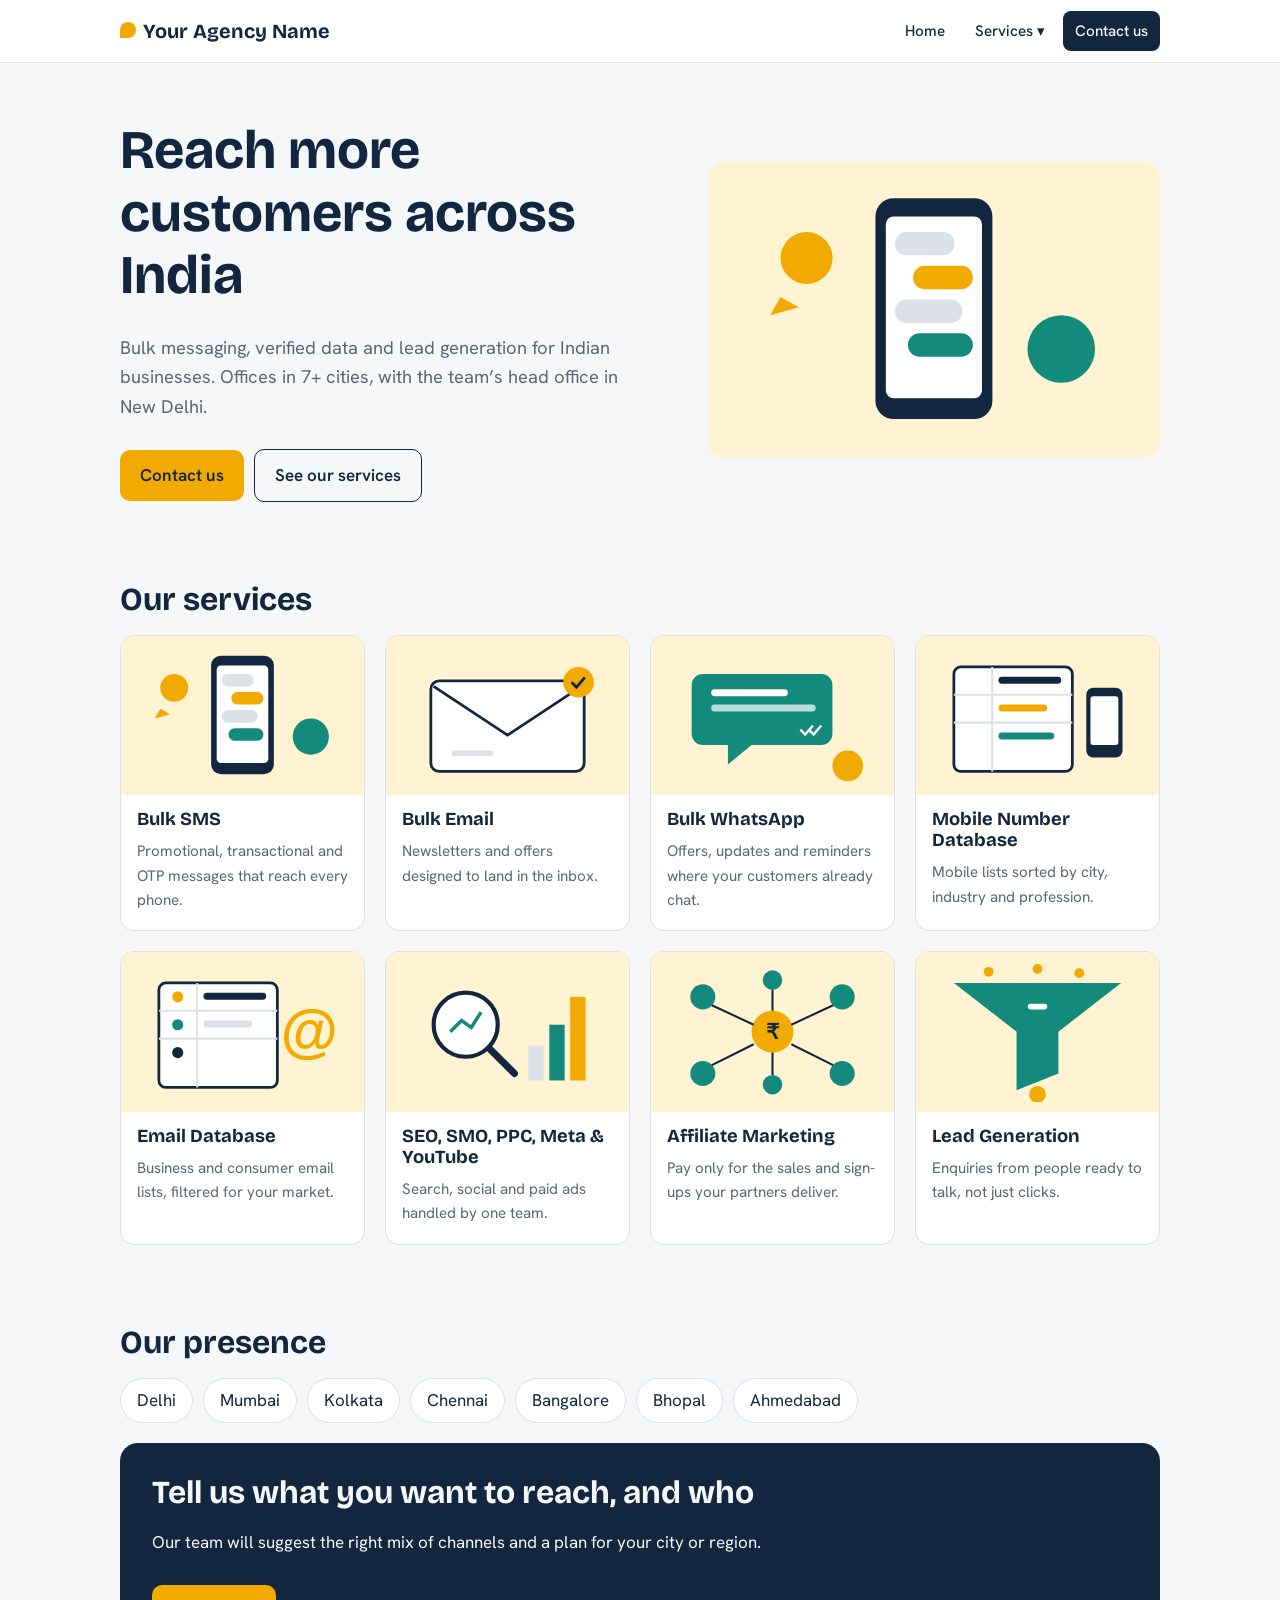
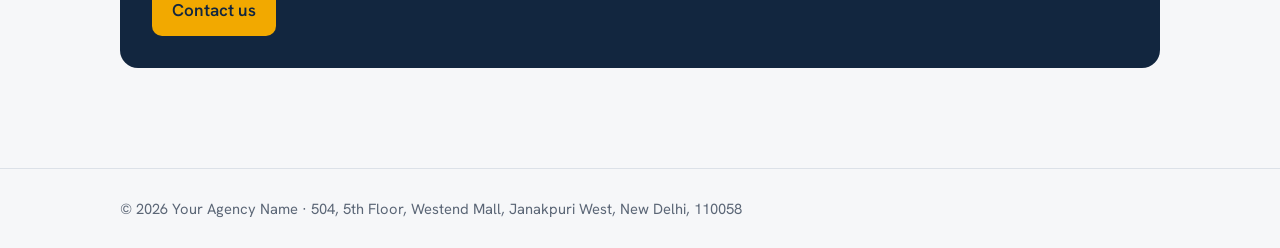
<file: index.html>
<!DOCTYPE html>
<html lang="en">
<head>
<meta charset="utf-8">
<meta name="viewport" content="width=device-width, initial-scale=1, viewport-fit=cover">
<title>Digital Marketing Agency · Bulk Messaging, Data & Lead Generation</title>
<link rel="preconnect" href="https://fonts.googleapis.com">
<link href="https://fonts.googleapis.com/css2?family=Bricolage+Grotesque:wght@500;700&family=Hanken+Grotesk:wght@400;500;600&display=swap" rel="stylesheet">
<style>
:root{--ink:#12263F;--paper:#F6F7F9;--panel:#FFFFFF;--line:#DCE1E8;--muted:#5B6676;--gold:#F2A900;--teal:#138A7B;--tint:#FFF3D1;color-scheme:light;box-sizing:border-box;padding-top:env(safe-area-inset-top,0px);padding-bottom:env(safe-area-inset-bottom,0px)}
@media (prefers-color-scheme:dark){:root:not([data-theme="light"]){--ink:#EAF0F7;--paper:#0F1B2B;--panel:#162538;--line:#2A3B52;--muted:#9AA9BC;--tint:#2A2A1A;color-scheme:dark}}
:root[data-theme="dark"]{--ink:#EAF0F7;--paper:#0F1B2B;--panel:#162538;--line:#2A3B52;--muted:#9AA9BC;--tint:#2A2A1A;color-scheme:dark}
html{scroll-padding-top:env(safe-area-inset-top,0px)}
*,*::before,*::after{box-sizing:inherit}
body{margin:0;background:var(--paper);color:var(--ink);font:400 17px/1.6 "Hanken Grotesk",system-ui,sans-serif}
h1,h2,h3{font-family:"Bricolage Grotesque","Hanken Grotesk",system-ui,sans-serif;line-height:1.15;margin:0 0 .5em}
h1{font-size:clamp(2rem,5vw,3.4rem);font-weight:700}
h2{font-size:clamp(1.5rem,3vw,2rem)}
h3{font-size:1.15rem}
a{color:inherit}
:focus-visible{outline:3px solid var(--teal);outline-offset:2px}
.wrap{max-width:1080px;margin:0 auto;padding:0 20px}
header{background:var(--panel);border-bottom:1px solid var(--line);position:sticky;top:env(safe-area-inset-top,0px);z-index:5}
.bar{display:flex;align-items:center;justify-content:space-between;gap:16px;min-height:62px}
.logo{font:700 1.25rem "Bricolage Grotesque",sans-serif;text-decoration:none}
.logo i{display:inline-block;width:.8em;height:.8em;background:var(--gold);border-radius:50% 50% 50% 0;margin-right:.35em}
nav{display:flex;gap:6px;align-items:center;position:relative}
nav a,nav button{font:500 .95rem "Hanken Grotesk",sans-serif;color:var(--ink);background:none;border:0;padding:10px 12px;border-radius:8px;cursor:pointer;text-decoration:none}
nav a:hover,nav button:hover{background:var(--tint)}
nav a.cta{background:var(--ink);color:var(--paper)}
#menu{position:absolute;right:0;top:46px;background:var(--panel);border:1px solid var(--line);border-radius:10px;padding:6px;width:260px;display:none;box-shadow:0 8px 24px rgba(18,38,63,.14)}
#menu.open{display:block}
#menu a{display:block}
.hero{padding:56px 0 40px}
.hero .wrap{display:grid;grid-template-columns:1.1fr .9fr;gap:36px;align-items:center}
.hero p.lead{font-size:1.15rem;color:var(--muted);max-width:52ch}
.btn{display:inline-block;background:var(--gold);color:#12263F;font-weight:600;padding:12px 20px;border-radius:10px;text-decoration:none;margin:8px 10px 0 0}
.btn.alt{background:transparent;border:1.5px solid var(--ink);color:var(--ink)}
.art{background:var(--tint);border-radius:18px;padding:18px}
.art svg{width:100%;height:auto;display:block}
.sec{padding:40px 0}
.grid{display:grid;grid-template-columns:repeat(auto-fill,minmax(240px,1fr));gap:20px}
.svc{display:block;text-decoration:none;background:var(--panel);border:1px solid var(--line);border-radius:14px;overflow:hidden}
.svc:hover{border-color:var(--teal)}
.svc .art{border-radius:0;padding:10px}
.svc div.t{padding:14px 16px 18px}
.svc p{margin:0;color:var(--muted);font-size:.95rem}
.two{display:grid;grid-template-columns:1fr 1fr;gap:36px}
ul.ticks{list-style:none;padding:0;margin:0}
ul.ticks li{padding:10px 0 10px 30px;border-bottom:1px solid var(--line);position:relative}
ul.ticks li::before{content:"";position:absolute;left:4px;top:17px;width:12px;height:7px;border-left:3px solid var(--teal);border-bottom:3px solid var(--teal);transform:rotate(-45deg)}
ol.steps{padding-left:20px;margin:0}
ol.steps li{margin-bottom:10px}
.chips{display:flex;flex-wrap:wrap;gap:10px;padding:0;list-style:none;margin:0}
.chips li{background:var(--panel);border:1px solid var(--line);border-radius:999px;padding:8px 16px}
.band{background:var(--ink);color:var(--paper);border-radius:18px;padding:32px;margin:20px 0}
.band .btn{margin-top:12px}
dl{margin:0}dt{font-weight:600;margin-top:16px}dd{margin:2px 0 0;color:var(--muted)}
footer{border-top:1px solid var(--line);padding:28px 0;color:var(--muted);font-size:.92rem;margin-top:40px}
@media (max-width:760px){.hero .wrap,.two{grid-template-columns:1fr}.hero{padding-top:32px}}
</style>
</head>
<body>
<header><div class="wrap bar">
  <a class="logo" href="#home"><i></i><span id="brand"></span></a>
  <nav aria-label="Main">
    <a href="#home">Home</a>
    <button id="svcBtn" aria-expanded="false" aria-controls="menu">Services ▾</button>
    <div id="menu" role="menu"></div>
    <a class="cta" href="#contact">Contact us</a>
  </nav>
</div></header>
<main id="app" tabindex="-1"></main>
<footer><div class="wrap" id="foot"></div></footer>

<script>
/* ===== EDIT YOUR CONTENT HERE ===== */
const SITE = {
  name: "Your Agency Name",
  tagline: "Bulk messaging, verified data and lead generation for Indian businesses.",
  address: "504, 5th Floor, Westend Mall, Janakpuri West, New Delhi, 110058",
  email: "Published soon",
  mobile: "Published soon",
  cities: ["Delhi","Mumbai","Kolkata","Chennai","Bangalore","Bhopal","Ahmedabad"]
};
const SERVICES = [
 {id:"sms", title:"Bulk SMS", short:"Promotional, transactional and OTP messages that reach every phone.",
  intro:"Send offers, alerts and OTPs to thousands of customers in seconds, with delivery reports for every campaign.",
  points:["Promotional, transactional and OTP routes","Sender ID and message template support","Scheduling and city-wise targeting","Delivery report after every campaign"]},
 {id:"email", title:"Bulk Email", short:"Newsletters and offers designed to land in the inbox.",
  intro:"Professionally designed email campaigns that look right on mobile and desktop, sent in volume without the guesswork.",
  points:["Responsive email templates","List cleaning and segmentation","Open and click tracking","Scheduled and automated sends"]},
 {id:"whatsapp", title:"Bulk WhatsApp", short:"Offers, updates and reminders where your customers already chat.",
  intro:"Reach customers on the app they check most, with images, PDFs and buttons in every message.",
  points:["Broadcasts to your customer lists","Images, documents and call-to-action buttons","Message template approval handled for you","Reply tracking and follow-up"]},
 {id:"mobile-db", title:"Mobile Number Database", short:"Mobile lists sorted by city, industry and profession.",
  intro:"Get the right audience for SMS and WhatsApp campaigns, filtered the way your business needs it.",
  points:["Filter by city, state and category","Regular verification and refresh","Delivered as Excel or CSV","Ready to use in bulk SMS and WhatsApp"]},
 {id:"email-db", title:"Email Database", short:"Business and consumer email lists, filtered for your market.",
  intro:"Start campaigns with lists matched to your industry, location and customer type.",
  points:["Filter by industry, city and designation","Verified to reduce bounces","Delivered as Excel or CSV","Ready to use in bulk email campaigns"]},
 {id:"digital", title:"SEO, SMO, PPC, Meta & YouTube", short:"Search, social and paid ads handled by one team.",
  intro:"One team for every channel where your customers search, scroll and watch.",
  points:["SEO: on-page, local and content","SMO: Facebook, Instagram and LinkedIn pages","PPC: Google Ads search and display","Meta Ads and YouTube video campaigns"]},
 {id:"affiliate", title:"Affiliate Marketing", short:"Pay only for the sales and sign-ups your partners deliver.",
  intro:"Build a network of partners who promote your product and earn when they bring you results.",
  points:["Partner recruitment and onboarding","Tracking links and live dashboards","Commission setup and payouts","Checks against fake or duplicate leads"]},
 {id:"leads", title:"Lead Generation", short:"Enquiries from people ready to talk, not just clicks.",
  intro:"Campaigns that bring real enquiries to your sales team, delivered straight to your CRM or sheet.",
  points:["Landing pages and enquiry forms","Campaigns across SMS, email, WhatsApp and ads","Lead qualification before hand-off","Daily delivery to your CRM or spreadsheet"]}
];
/* ===== END CONTENT ===== */

const G='var(--gold)',T='var(--teal)',I='var(--ink)',P='var(--panel)',L='var(--line)';
const ART = {
 sms:`<rect x="115" y="14" width="90" height="170" rx="14" fill="${I}"/><rect x="123" y="28" width="74" height="140" rx="6" fill="${P}"/><rect x="130" y="40" width="46" height="18" rx="9" fill="${L}"/><rect x="144" y="66" width="46" height="18" rx="9" fill="${G}"/><rect x="130" y="92" width="52" height="18" rx="9" fill="${L}"/><rect x="140" y="118" width="50" height="18" rx="9" fill="${T}"/><circle cx="62" cy="60" r="20" fill="${G}"/><path d="M42 90l-8 14 22-6z" fill="${G}"/><circle cx="258" cy="130" r="26" fill="${T}"/>`,
 email:`<rect x="50" y="50" width="220" height="130" rx="12" fill="${P}" stroke="${I}" stroke-width="4"/><path d="M54 58l106 70 106-70" fill="none" stroke="${I}" stroke-width="4"/><circle cx="262" cy="52" r="22" fill="${G}"/><path d="M252 52l7 7 12-14" fill="none" stroke="${I}" stroke-width="4"/><rect x="80" y="150" width="60" height="8" rx="4" fill="${L}"/>`,
 whatsapp:`<path d="M60 40h170a16 16 0 0116 16v70a16 16 0 01-16 16H130l-34 28v-28H60a16 16 0 01-16-16V56a16 16 0 0116-16z" fill="${T}"/><rect x="72" y="62" width="110" height="10" rx="5" fill="${P}"/><rect x="72" y="84" width="150" height="10" rx="5" fill="${P}" opacity=".7"/><path d="M200 120l7 7 11-13M212 120l7 7 11-13" fill="none" stroke="${P}" stroke-width="3.5"/><circle cx="268" cy="172" r="22" fill="${G}"/>`,
 "mobile-db":`<rect x="40" y="30" width="170" height="150" rx="10" fill="${P}" stroke="${I}" stroke-width="4"/><path d="M40 70h170M40 110h170M95 30v150" stroke="${L}" stroke-width="3"/><rect x="104" y="44" width="90" height="10" rx="5" fill="${I}"/><rect x="104" y="84" width="70" height="10" rx="5" fill="${G}"/><rect x="104" y="124" width="80" height="10" rx="5" fill="${T}"/><rect x="230" y="60" width="52" height="100" rx="10" fill="${I}"/><rect x="236" y="72" width="40" height="70" rx="4" fill="${P}"/>`,
 "email-db":`<rect x="40" y="30" width="170" height="150" rx="10" fill="${P}" stroke="${I}" stroke-width="4"/><path d="M40 70h170M40 110h170M95 30v150" stroke="${L}" stroke-width="3"/><circle cx="67" cy="50" r="8" fill="${G}"/><circle cx="67" cy="90" r="8" fill="${T}"/><circle cx="67" cy="130" r="8" fill="${I}"/><rect x="104" y="44" width="90" height="10" rx="5" fill="${I}"/><rect x="104" y="84" width="70" height="10" rx="5" fill="${L}"/><text x="256" y="128" font-size="84" font-weight="700" text-anchor="middle" fill="${G}" font-family="sans-serif">@</text>`,
 digital:`<circle cx="100" cy="90" r="46" fill="${P}" stroke="${I}" stroke-width="6"/><path d="M134 124l36 36" stroke="${I}" stroke-width="10" stroke-linecap="round"/><rect x="190" y="120" width="22" height="50" fill="${L}"/><rect x="220" y="90" width="22" height="80" fill="${T}"/><rect x="250" y="50" width="22" height="120" fill="${G}"/><path d="M78 100l16-16 14 10 14-22" fill="none" stroke="${T}" stroke-width="5"/>`,
 affiliate:`<circle cx="160" cy="100" r="30" fill="${G}"/><g fill="${T}"><circle cx="60" cy="50" r="18"/><circle cx="260" cy="50" r="18"/><circle cx="60" cy="160" r="18"/><circle cx="260" cy="160" r="18"/><circle cx="160" cy="26" r="14"/><circle cx="160" cy="176" r="14"/></g><path d="M73 62l60 28M247 62l-60 28M73 148l60-30M247 148l-60-30M160 40v30M160 130v32" stroke="${I}" stroke-width="3"/><text x="160" y="110" font-size="30" font-weight="700" text-anchor="middle" fill="${I}" font-family="sans-serif">₹</text>`,
 leads:`<path d="M40 30h240l-90 70v60l-60 24v-84z" fill="${T}"/><circle cx="90" cy="14" r="7" fill="${G}"/><circle cx="160" cy="10" r="7" fill="${G}"/><circle cx="220" cy="16" r="7" fill="${G}"/><circle cx="160" cy="190" r="12" fill="${G}"/><rect x="146" y="60" width="28" height="8" rx="4" fill="${P}"/>`
};
const art = id => `<div class="art"><svg viewBox="0 0 320 200" role="img" aria-label="${SERVICES.find(s=>s.id===id)?.title||''} illustration">${ART[id]}</svg></div>`;
const esc = s => String(s).replace(/[&<>"]/g,c=>({"&":"&amp;","<":"&lt;",">":"&gt;",'"':"&quot;"}[c]));
const app = document.getElementById('app'), menu = document.getElementById('menu'), btn = document.getElementById('svcBtn');

document.getElementById('brand').textContent = SITE.name;
menu.innerHTML = SERVICES.map(s=>`<a role="menuitem" href="#${s.id}">${esc(s.title)}</a>`).join('');
btn.onclick = e => { e.stopPropagation(); const o = menu.classList.toggle('open'); btn.setAttribute('aria-expanded', o); };
document.addEventListener('click', () => { menu.classList.remove('open'); btn.setAttribute('aria-expanded', false); });
document.addEventListener('keydown', e => { if (e.key === 'Escape') menu.classList.remove('open'); });

function contactBand(){ return `<div class="band"><h2>Tell us what you want to reach, and who</h2><p>Our team will suggest the right mix of channels and a plan for your city or region.</p><a class="btn" href="#contact">Contact us</a></div>`; }

function home(){
  return `<section class="hero"><div class="wrap"><div>
    <h1>Reach more customers across India</h1>
    <p class="lead">${esc(SITE.tagline)} Offices in ${SITE.cities.length}+ cities, with the team’s head office in New Delhi.</p>
    <a class="btn" href="#contact">Contact us</a><a class="btn alt" href="#sms">See our services</a>
    </div>${art('sms')}</div></section>
  <section class="sec"><div class="wrap"><h2>Our services</h2>
    <div class="grid">${SERVICES.map(s=>`<a class="svc" href="#${s.id}">${art(s.id)}<div class="t"><h3>${esc(s.title)}</h3><p>${esc(s.short)}</p></div></a>`).join('')}</div>
  </div></section>
  <section class="sec"><div class="wrap"><h2>Our presence</h2><ul class="chips">${SITE.cities.map(c=>`<li>${esc(c)}</li>`).join('')}</ul>${contactBand()}</div></section>`;
}
function service(s){
  return `<section class="hero"><div class="wrap"><div><h1>${esc(s.title)}</h1><p class="lead">${esc(s.intro)}</p><a class="btn" href="#contact">Get a quote</a></div>${art(s.id)}</div></section>
  <section class="sec"><div class="wrap two"><div><h2>What you get</h2><ul class="ticks">${s.points.map(p=>`<li>${esc(p)}</li>`).join('')}</ul></div>
  <div><h2>How it works</h2><ol class="steps"><li>Tell us your goal, audience and budget.</li><li>We prepare the campaign and share it for your approval.</li><li>We launch it and send you a report with the results.</li></ol></div></div>
  <div class="wrap">${contactBand()}</div></section>`;
}
function contact(){
  return `<section class="hero"><div class="wrap" style="grid-template-columns:1fr"><div><h1>Contact us</h1><p class="lead">Visit our New Delhi office or reach us once our phone and email go live.</p></div></div></section>
  <section class="sec"><div class="wrap two"><dl><dt>Address</dt><dd>${esc(SITE.address)}</dd><dt>Email</dt><dd>${esc(SITE.email)}</dd><dt>Mobile</dt><dd>${esc(SITE.mobile)}</dd></dl>
  <div><h2>Our presence</h2><ul class="chips">${SITE.cities.map(c=>`<li>${esc(c)}</li>`).join('')}</ul></div></div></section>`;
}
function route(){
  const h = location.hash.slice(1) || 'home', s = SERVICES.find(x=>x.id===h);
  app.innerHTML = s ? service(s) : h==='contact' ? contact() : home();
  document.title = (s ? s.title : h==='contact' ? 'Contact us' : 'Home') + ' · ' + SITE.name;
  menu.classList.remove('open'); window.scrollTo(0,0);
}
document.getElementById('foot').innerHTML = `© ${new Date().getFullYear()} ${esc(SITE.name)} · ${esc(SITE.address)}`;
addEventListener('hashchange', route); route();
</script>
</body>
</html>
</file>
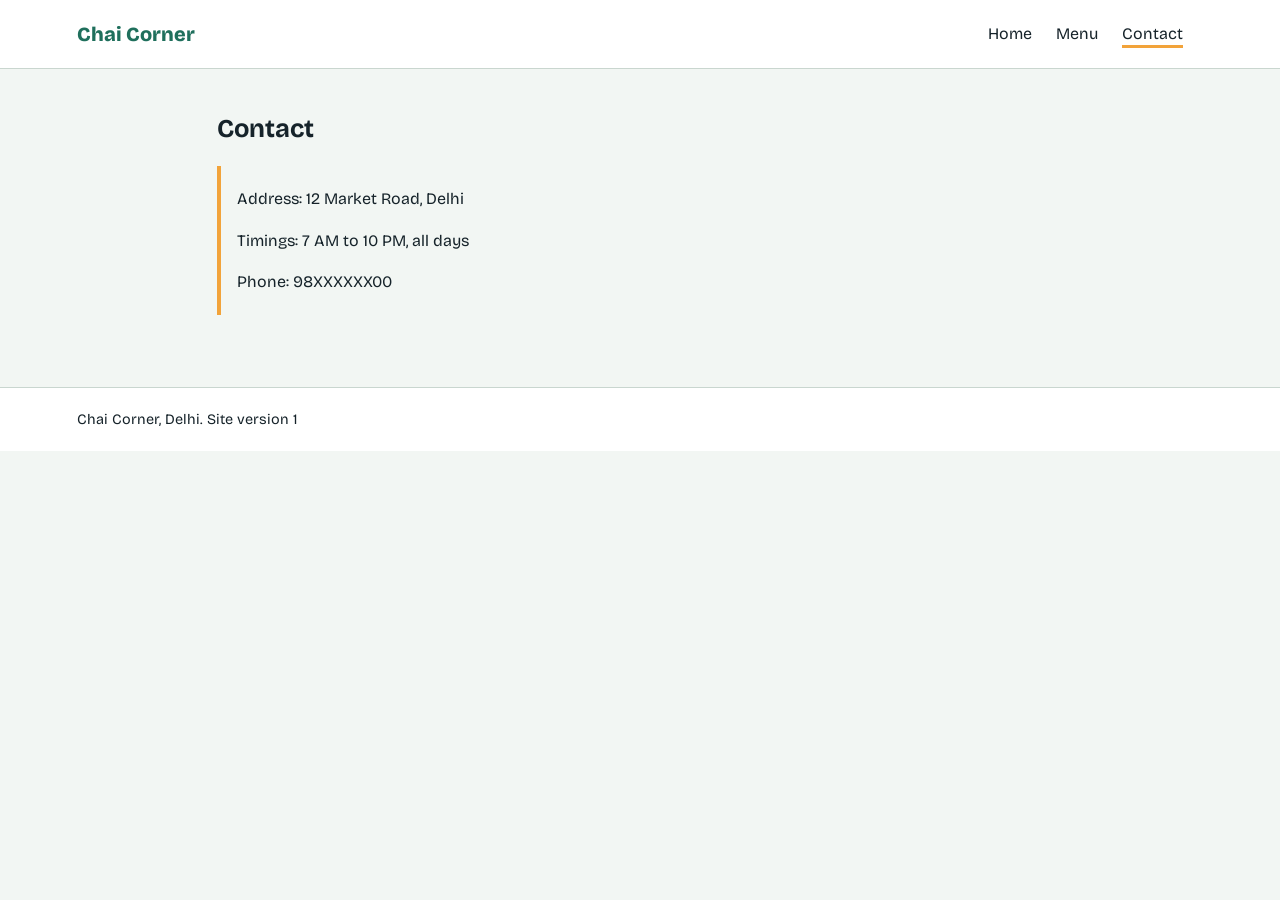
<file: contact.html>
<!DOCTYPE html>
<html lang="en">
<head>
  <meta charset="UTF-8">
  <meta name="viewport" content="width=device-width, initial-scale=1">
  <title>Chai Corner - Contact</title>
  <link rel="preconnect" href="https://fonts.googleapis.com">
  <link href="https://fonts.googleapis.com/css2?family=Bricolage+Grotesque:wght@400;600;800&display=swap" rel="stylesheet">
  <link rel="stylesheet" href="style.css">
</head>
<body>
  <header>
    <a class="logo" href="index.html">Chai Corner</a>
    <nav>
      <a href="index.html">Home</a>
      <a href="menu.html">Menu</a>
      <a href="contact.html" class="active">Contact</a>
    </nav>
  </header>
  <main>
    <h2>Contact</h2>
    <div class="info">
      <p>Address: 12 Market Road, Delhi</p>
      <p>Timings: 7 AM to 10 PM, all days</p>
      <p>Phone: 98XXXXXX00</p>
    </div>
  </main>
  <footer>Chai Corner, Delhi. Site version 1</footer>
</body>
</html>
</file>
<file: style.css>
:root{--ink:#16232A;--paper:#F2F6F3;--green:#1F6F5C;--saffron:#F2A33A;--line:#C9D6CF;--white:#fff}
*{box-sizing:border-box}
body{margin:0;font-family:"Bricolage Grotesque",system-ui,-apple-system,"Segoe UI",sans-serif;color:var(--ink);background:var(--paper);line-height:1.6}
header{display:flex;flex-wrap:wrap;gap:12px 32px;align-items:center;justify-content:space-between;padding:18px 6vw;border-bottom:1px solid var(--line);background:var(--white)}
.logo{font-weight:800;font-size:1.25rem;color:var(--green);text-decoration:none}
nav a{margin-right:20px;color:var(--ink);text-decoration:none;padding-bottom:2px}
nav a:hover,nav a.active{border-bottom:3px solid var(--saffron)}
a:focus-visible{outline:3px solid var(--saffron);outline-offset:3px}
main{padding:0 6vw 56px;max-width:1000px;margin:0 auto}
.hero{padding:64px 0 32px}
.hero h1{font-size:clamp(2.4rem,8vw,4.6rem);line-height:1.05;margin:0 0 16px;font-weight:800;max-width:12ch}
.hero p{font-size:1.15rem;max-width:46ch;margin:0 0 24px}
.btn{display:inline-block;background:var(--green);color:var(--white);padding:12px 22px;border-radius:6px;text-decoration:none;font-weight:600}
.btn:hover{background:var(--ink)}
h2{font-size:1.6rem;margin:40px 0 12px}
.menu{list-style:none;padding:0;margin:0;max-width:560px}
.menu li{display:flex;justify-content:space-between;gap:16px;padding:14px 0;border-bottom:1px dashed var(--line)}
.menu span{color:var(--green);font-weight:700}
.info{max-width:560px;border-left:4px solid var(--saffron);padding:4px 0 4px 16px;margin:16px 0}
footer{padding:20px 6vw;border-top:1px solid var(--line);font-size:.9rem;background:var(--white)}
</file>
